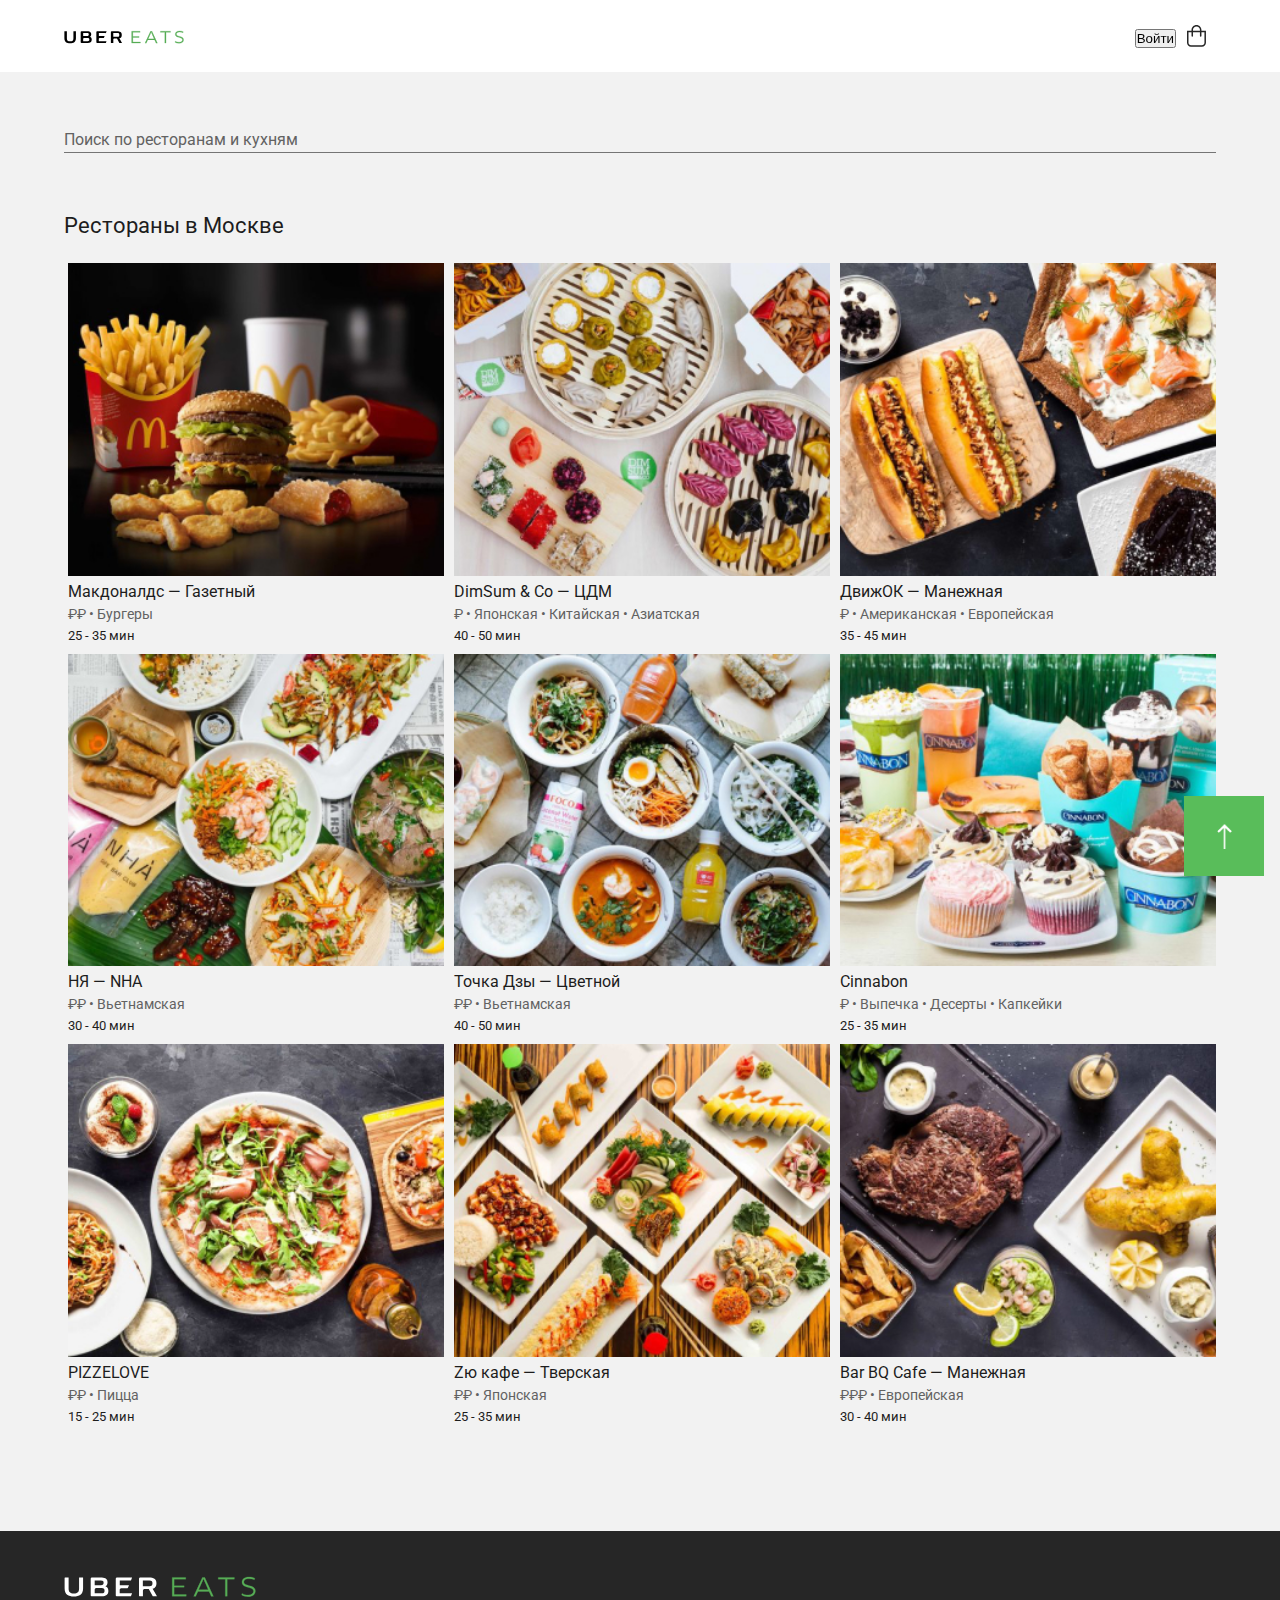
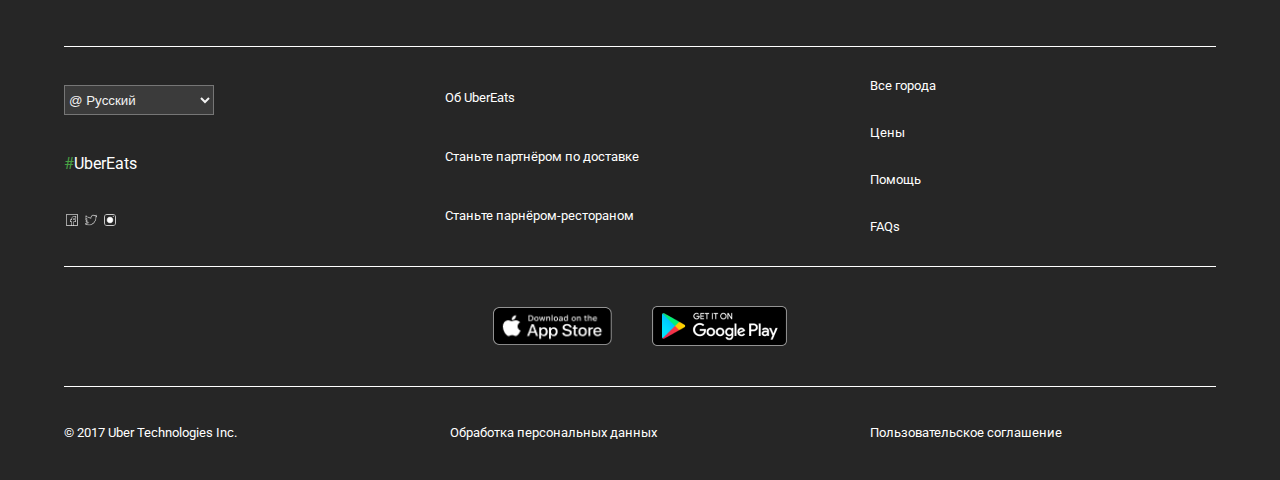
<file: index.html>
<!DOCTYPE html>
<html lang="en">
  <head>
    <meta charset="UTF-8" />
    <meta http-equiv="X-UA-Compatible" content="IE=edge" />
    <meta name="viewport" content="width=device-width, initial-scale=1.0" />
    <link rel="stylesheet" href="/css/styles.css" />
    <title>Restaraunt</title>
    <link rel="preconnect" href="https://fonts.googleapis.com" />
    <link rel="preconnect" href="https://fonts.gstatic.com" crossorigin />
  </head>
  <body>
    <div class="blok">
      <div class="blok__row"></div>
      <div class="blok__header">
        <div class="blok__container">
          <div class="container__row">
            <div class="head__link1">
              <a href="home.html"
                ><svg
                  width="120"
                  height="14"
                  viewBox="0 0 120 14"
                  fill="none"
                  xmlns="http://www.w3.org/2000/svg"
                >
                  <g id="logo">
                    <g id="XMLID_234_">
                      <path
                        id="XMLID_243_"
                        d="M9.42307 1.52885V8.16346C9.42307 10.375 8.46154 11.2885 6.15384 11.2885C3.84615 11.2885 2.88461 10.375 2.88461 8.16346V1.24039H0.673075C0.528844 1.24039 0.384613 1.38462 0.384613 1.52885V8.25962C0.384613 11.9615 2.74038 13.2596 6.15384 13.2596C9.56731 13.2596 11.9231 11.9615 11.9231 8.25962V1.24039H9.71154C9.56731 1.24039 9.42307 1.33654 9.42307 1.52885V1.52885Z"
                        fill="black"
                      />
                      <path
                        id="XMLID_242_"
                        d="M41.5865 3.16346C41.7789 3.16346 41.875 3.11539 41.9231 2.97116L42.5481 1.38462C42.5962 1.28846 42.5481 1.24039 42.4519 1.24039H33.5096C32.6923 1.24039 32.3558 1.48077 32.3558 2.05769V12.3462C32.3558 12.8269 32.5962 13.0673 33.2212 13.0673H41.5385C41.7308 13.0673 41.8269 13.0192 41.875 12.875L42.5 11.2885C42.5481 11.1923 42.5 11.1442 42.4039 11.1442H34.8077V9.02885C34.8077 8.30769 35.1923 7.97116 36.2981 7.97116H39.6154C39.8077 7.97116 39.9039 7.92308 39.9519 7.77885L40.5769 6.24039C40.625 6.14423 40.5769 6.09616 40.4808 6.09616H34.8558V3.11539H41.5865V3.16346Z"
                        fill="black"
                      />
                      <path
                        id="XMLID_238_"
                        fill-rule="evenodd"
                        clip-rule="evenodd"
                        d="M25.8654 6.81731C26.8269 6.28846 27.2115 5.375 27.2115 4.22116C27.2115 1.625 25.0961 1.24039 22.8846 1.24039H17.8365C17.0192 1.24039 16.6827 1.48077 16.6827 2.05769V12.3462C16.6827 12.8269 16.9231 13.0673 17.5481 13.0673H23.75C26.1058 13.0673 27.7404 12.1538 27.7404 9.79808C27.7884 8.35577 27.2115 7.15385 25.8654 6.81731ZM19.1827 3.11539H23.0769C24.375 3.11539 24.7596 3.59616 24.7596 4.60577C24.7596 5.61539 24.375 6.09616 23.0769 6.09616H19.1827V3.11539ZM19.1827 11.1442H23.5577C24.9519 11.1442 25.3365 10.6635 25.3365 9.5577C25.3365 8.45193 24.9519 7.92308 23.5577 7.92308H20.6731C19.5673 7.92308 19.1827 8.25962 19.1827 8.98077V11.1442Z"
                        fill="black"
                      />
                      <path
                        id="XMLID_235_"
                        fill-rule="evenodd"
                        clip-rule="evenodd"
                        d="M55.3846 8.30769L58.0288 12.875C58.0769 12.9231 58.0769 13.0673 57.9808 13.0673H55.7212C55.5288 13.0673 55.4808 13.0192 55.3846 12.875L52.9808 8.54808H50.8173C49.7115 8.54808 49.3269 8.88462 49.3269 9.60577V13.0673H47.1635C47.0192 13.0673 46.875 12.9231 46.875 12.7788V2.05769C46.875 1.48077 47.2115 1.24039 48.0288 1.24039H53.0769C56.0096 1.24039 57.7885 2.00962 57.7885 4.89423C57.7885 7.10577 56.6827 7.97116 55.3846 8.30769ZM49.2788 6.72116H53.4135C54.9519 6.72116 55.2885 6.14423 55.2885 4.89423C55.2885 3.69231 54.9519 3.11539 53.4135 3.11539H49.2788V6.72116Z"
                        fill="black"
                      />
                    </g>
                    <g id="XMLID_224_">
                      <path
                        id="XMLID_232_"
                        d="M76.4423 12.0096L76.3942 13.0673H67.6442V1.24039H76.0577L76.1058 2.34616H68.8461V6.43269H75.0961V7.39423H68.8461V12.0096H76.4423V12.0096Z"
                        fill="#57AD56"
                        stroke="#57AD56"
                        stroke-width="0.25"
                      />
                      <g id="XMLID_229_">
                        <path
                          fill-rule="evenodd"
                          clip-rule="evenodd"
                          d="M83.7019 9.99039H90.6731L92.0192 13.0673H93.3654L87.9327 1.24039H86.5384L81.0577 13.0673H82.3558L83.7019 9.99039ZM84.1346 8.98077L86.6827 3.25962L87.1634 2.05769H87.2115L87.6923 3.25962L90.1923 8.98077H84.1346Z"
                          fill="#57AD56"
                        />
                        <path
                          d="M90.6731 9.99039L90.7876 9.94028L90.7548 9.86539H90.6731V9.99039ZM83.7019 9.99039V9.86539H83.6202L83.5874 9.94028L83.7019 9.99039ZM92.0192 13.0673L91.9047 13.1174L91.9375 13.1923H92.0192V13.0673ZM93.3654 13.0673V13.1923H93.5603L93.4789 13.0151L93.3654 13.0673ZM87.9327 1.24039L88.0463 1.18821L88.0128 1.11539H87.9327V1.24039ZM86.5385 1.24039V1.11539H86.4586L86.425 1.18783L86.5385 1.24039ZM81.0577 13.0673L80.9443 13.0148L80.862 13.1923H81.0577V13.0673ZM82.3557 13.0673V13.1923H82.4375L82.4703 13.1174L82.3557 13.0673ZM86.6827 3.25964L86.7969 3.31054L86.7987 3.30607L86.6827 3.25964ZM84.1346 8.98077L84.0204 8.92992L83.9421 9.10577H84.1346V8.98077ZM87.1635 2.05771V1.93271H87.0788L87.0474 2.01128L87.1635 2.05771ZM87.2115 2.05771L87.3276 2.01129L87.2962 1.93271H87.2115V2.05771ZM87.6923 3.25964L87.5762 3.30609L87.5777 3.3097L87.6923 3.25964ZM90.1923 8.98077V9.10577H90.3833L90.3068 8.93072L90.1923 8.98077ZM90.6731 9.86539H83.7019V10.1154H90.6731V9.86539ZM92.1337 13.0172L90.7876 9.94028L90.5585 10.0405L91.9047 13.1174L92.1337 13.0172ZM93.3654 12.9423H92.0192V13.1923H93.3654V12.9423ZM87.8191 1.29256L93.2518 13.1195L93.4789 13.0151L88.0463 1.18821L87.8191 1.29256ZM86.5385 1.36539H87.9327V1.11539H86.5385V1.36539ZM81.1711 13.1199L86.6519 1.29294L86.425 1.18783L80.9443 13.0148L81.1711 13.1199ZM82.3557 12.9423H81.0577V13.1923H82.3557V12.9423ZM83.5874 9.94028L82.2412 13.0172L82.4703 13.1174L83.8164 10.0405L83.5874 9.94028ZM86.5685 3.20879L84.0204 8.92992L84.2488 9.03163L86.7969 3.3105L86.5685 3.20879ZM87.0474 2.01128L86.5666 3.21322L86.7987 3.30607L87.2795 2.10413L87.0474 2.01128ZM87.2115 1.93271H87.1635V2.18271H87.2115V1.93271ZM87.8084 3.21322L87.3276 2.01129L87.0955 2.10413L87.5762 3.30606L87.8084 3.21322ZM90.3068 8.93072L87.8068 3.20959L87.5777 3.3097L90.0777 9.03083L90.3068 8.93072ZM84.1346 9.10577H90.1923V8.85577H84.1346V9.10577Z"
                          fill="#57AD56"
                        />
                      </g>
                      <path
                        id="XMLID_227_"
                        d="M102.019 2.34616V13.0673H100.817V2.34616H96.3942L96.4423 1.24039H106.49V2.34616H102.019V2.34616Z"
                        fill="#57AD56"
                        stroke="#57AD56"
                        stroke-width="0.25"
                      />
                      <path
                        id="XMLID_225_"
                        d="M115.048 13.3077C113.413 13.3077 112.115 12.9231 111.058 12.2981L111.25 11.2404C112.356 11.8654 113.606 12.25 115.096 12.25C117.308 12.25 118.462 11.2404 118.462 9.79808C118.462 6.67308 111.25 8.30769 111.25 4.26923C111.25 2.53846 112.548 1 115.577 1C116.971 1 118.221 1.24038 119.231 1.72115L119.038 2.73077C117.933 2.29808 116.875 2.05769 115.625 2.05769C113.269 2.05769 112.404 3.11538 112.404 4.17308C112.404 7.15385 119.615 5.47115 119.615 9.70192C119.567 11.8173 118.029 13.3077 115.048 13.3077V13.3077Z"
                        fill="#57AD56"
                        stroke="#57AD56"
                        stroke-width="0.25"
                      />
                    </g>
                  </g>
                </svg>
              </a>
            </div>
            <div class="head__link">
              <button>Войти</button>
            </div>
            <div class="head__link head__link_img">
              <a href="#"
                ><svg
                  width="40"
                  height="72"
                  viewBox="0 0 40 72"
                  fill="none"
                  xmlns="http://www.w3.org/2000/svg"
                >
                  <path
                    fill-rule="evenodd"
                    clip-rule="evenodd"
                    d="M29.9474 30.8588H11V42.6482C11 44.8574 12.7909 46.6482 15 46.6482H25.9474C28.1565 46.6482 29.9474 44.8574 29.9474 42.6482V30.8588ZM15 45.1482C13.6193 45.1482 12.5 44.0289 12.5 42.6482V32.3588H28.4474V42.6482C28.4474 44.0289 27.3281 45.1482 25.9474 45.1482H15Z"
                    fill="#262626"
                  />
                  <path
                    d="M17.0132 36.06V29.8681C17.0132 27.9569 18.5625 26.4075 20.4737 26.4075C22.3849 26.4075 23.9342 27.9569 23.9342 29.8681V36.06C23.9342 36.4742 24.27 36.81 24.6842 36.81C25.0984 36.81 25.4342 36.4742 25.4342 36.06V29.8681C25.4342 27.1284 23.2133 24.9075 20.4737 24.9075C17.7341 24.9075 15.5132 27.1284 15.5132 29.8681V36.06C15.5132 36.4742 15.8489 36.81 16.2632 36.81C16.6774 36.81 17.0132 36.4742 17.0132 36.06Z"
                    fill="#262626"
                  />
                </svg>
              </a>
            </div>
          </div>
        </div>
      </div>
      <div class="blok__main">
        <div class="blok__container">
          <div class="main__text">Поиск по ресторанам и кухням</div>
          <div class="main__text2">Рестораны в Москве</div>
          <div class="main__img">
            <div class="main__container">
              <div class="container__img">
                <a href="restaran.html">
                  <img src="img/img_1/photo_1.jpg" alt="" />
                </a>
                <div class="main__img__text">Макдоналдс — Газетный</div>
                <div class="main__img__text2">₽₽ • Бургеры</div>
                <div class="main__img__text3">25 - 35 мин</div>
              </div>
              <div class="container__img">
                <a href="restaran.html">
                  <img src="img/img_1/photo_2.jpg" alt="" />
                </a>
                <div class="main__img__text">DimSum & Co — ЦДМ</div>
                <div class="main__img__text2">
                  ₽ • Японская • Китайская • Азиатская
                </div>
                <div class="main__img__text3">40 - 50 мин</div>
              </div>
              <div class="container__img">
                <a href="restaran.html">
                  <img src="img/img_1/photo_3.jpg" alt="" />
                </a>
                <div class="main__img__text">ДвижОК — Манежная</div>
                <div class="main__img__text2">
                  ₽ • Американская • Европейская
                </div>
                <div class="main__img__text3">35 - 45 мин</div>
              </div>
              <div class="container__img">
                <a href="restaran.html">
                  <img src="img/img_1/photo_4.jpg" alt="" />
                </a>
                <div class="main__img__text">НЯ — NHA</div>
                <div class="main__img__text2">₽₽ • Вьетнамская</div>
                <div class="main__img__text3">30 - 40 мин</div>
              </div>
              <div class="container__img">
                <a href="restaran.html">
                  <img src="img/img_1/photo_5.jpg" alt="" />
                </a>
                <div class="main__img__text">Точка Дзы — Цветной</div>
                <div class="main__img__text2">₽₽ • Вьетнамская</div>
                <div class="main__img__text3">40 - 50 мин</div>
              </div>
              <div class="container__img">
                <a href="restaran.html">
                  <img src="img/img_1/photo_6.jpg" alt="" />
                </a>
                <div class="main__img__text">Cinnabon</div>
                <div class="main__img__text2">
                  ₽ • Выпечка • Десерты • Капкейки
                </div>
                <div class="main__img__text3">25 - 35 мин</div>
              </div>
              <div class="container__img">
                <a href="restaran.html">
                  <img src="img/img_1/photo_7.jpg" alt=""
                /></a>
                <div class="main__img__text">PIZZELOVE</div>
                <div class="main__img__text2">₽₽ • Пицца</div>
                <div class="main__img__text3">15 - 25 мин</div>
              </div>
              <div class="container__img">
                <a href="restaran.html">
                  <img src="img/img_1/photo_8.jpg" alt="" />
                </a>
                <div class="main__img__text">Zю кафе — Тверская</div>
                <div class="main__img__text2">₽₽ • Японская</div>
                <div class="main__img__text3">25 - 35 мин</div>
              </div>
              <div class="container__img">
                <a href="restaran.html">
                  <img src="img/img_1/photo_9.jpg" alt="" />
                </a>
                <div class="main__img__text">Bar BQ Cafe — Манежная</div>
                <div class="main__img__text2">₽₽₽ • Европейская</div>
                <div class="main__img__text3">30 - 40 мин</div>
              </div>
            </div>
          </div>
        </div>
      </div>
      <div class="blok__footer">
        <div class="blok__container">
          <div class="footer__items">
            <div class="items__logo">
              <svg
                width="192"
                height="21"
                viewBox="0 0 192 21"
                fill="none"
                xmlns="http://www.w3.org/2000/svg"
              >
                <g id="white-logo">
                  <g id="XMLID_234_">
                    <path
                      id="XMLID_243_"
                      d="M15.0769 1.84618V12.4616C15.0769 16 13.5385 17.4616 9.84616 17.4616C6.15385 17.4616 4.61539 16 4.61539 12.4616V1.38464H1.07693C0.846156 1.38464 0.615387 1.61541 0.615387 1.84618V12.6154C0.615387 18.5385 4.38462 20.6154 9.84616 20.6154C15.3077 20.6154 19.0769 18.5385 19.0769 12.6154V1.38464H15.5385C15.3077 1.38464 15.0769 1.53849 15.0769 1.84618Z"
                      fill="white"
                    />
                    <path
                      id="XMLID_242_"
                      d="M66.5385 4.46157C66.8461 4.46157 67 4.38464 67.0769 4.15387L68.0769 1.61541C68.1538 1.46157 68.0769 1.38464 67.9231 1.38464H53.6154C52.3077 1.38464 51.7692 1.76926 51.7692 2.69234V19.1539C51.7692 19.9231 52.1538 20.3077 53.1538 20.3077H66.4615C66.7692 20.3077 66.9231 20.2308 67 20L68 17.4616C68.0769 17.3077 68 17.2308 67.8461 17.2308H55.6923V13.8462C55.6923 12.6923 56.3077 12.1539 58.0769 12.1539H63.3846C63.6923 12.1539 63.8461 12.077 63.9231 11.8462L64.9231 9.38464C65 9.2308 64.9231 9.15387 64.7692 9.15387H55.7692V4.38464H66.5385V4.46157Z"
                      fill="white"
                    />
                    <path
                      id="XMLID_238_"
                      fill-rule="evenodd"
                      clip-rule="evenodd"
                      d="M41.3846 10.3077C42.9231 9.46155 43.5385 8 43.5385 6.15393C43.5385 2 40.1539 1.38464 36.6154 1.38464H28.5385C27.2308 1.38464 26.6923 1.76929 26.6923 2.69238V19.1539C26.6923 19.9231 27.0769 20.3077 28.0769 20.3077H38C41.7693 20.3077 44.3846 18.8462 44.3846 15.0769C44.4615 12.7693 43.5385 10.8462 41.3846 10.3077ZM30.6923 4.38464H36.9231C39 4.38464 39.6154 5.15393 39.6154 6.76929C39.6154 8.38464 39 9.15393 36.9231 9.15393H30.6923V4.38464ZM30.6923 17.2307H37.6923C39.9231 17.2307 40.5385 16.4615 40.5385 14.6923C40.5385 12.9231 39.9231 12.0769 37.6923 12.0769H33.0769C31.3077 12.0769 30.6923 12.6154 30.6923 13.7692V17.2307Z"
                      fill="white"
                    />
                    <path
                      id="XMLID_235_"
                      fill-rule="evenodd"
                      clip-rule="evenodd"
                      d="M88.6154 12.6924L92.8462 20C92.9231 20.0769 92.9231 20.3077 92.7692 20.3077H89.1538C88.8462 20.3077 88.7692 20.2308 88.6154 20L84.7692 13.0769H81.3077C79.5385 13.0769 78.9231 13.6154 78.9231 14.7693V20.3077H75.4615C75.2308 20.3077 75 20.0769 75 19.8462V2.69238C75 1.76929 75.5385 1.38464 76.8462 1.38464H84.9231C89.6154 1.38464 92.4615 2.61536 92.4615 7.23083C92.4615 10.7693 90.6923 12.1539 88.6154 12.6924ZM78.8462 10.1539H85.4615C87.9231 10.1539 88.4615 9.23083 88.4615 7.23083C88.4615 5.30774 87.9231 4.38464 85.4615 4.38464H78.8462V10.1539Z"
                      fill="white"
                    />
                  </g>
                  <g id="XMLID_224_">
                    <path
                      id="XMLID_232_"
                      d="M122.308 18.6154L122.231 20.3077H108.231V1.38464H121.692L121.769 3.15387H110.154V9.69234H120.154V11.2308H110.154V18.6154H122.308Z"
                      fill="#57AD56"
                      stroke="#57AD56"
                      stroke-width="0.25"
                    />
                    <g id="XMLID_229_">
                      <path
                        fill-rule="evenodd"
                        clip-rule="evenodd"
                        d="M133.923 15.3846H145.077L147.231 20.3077H149.385L140.692 1.38464H138.462L129.692 20.3077H131.769L133.923 15.3846ZM134.615 13.7693L138.692 4.61548L139.462 2.69238H139.538L140.308 4.61548L144.308 13.7693H134.615Z"
                        fill="#57AD56"
                      />
                      <path
                        d="M145.077 15.3846L145.191 15.3345L145.159 15.2596H145.077V15.3846ZM133.923 15.3846V15.2596H133.841L133.809 15.3345L133.923 15.3846ZM147.231 20.3077L147.116 20.3578L147.149 20.4327H147.231V20.3077ZM149.385 20.3077V20.4327H149.58L149.498 20.2556L149.385 20.3077ZM140.692 1.38464L140.806 1.33247L140.772 1.25964H140.692V1.38464ZM138.462 1.38464V1.25964H138.382L138.348 1.33209L138.462 1.38464ZM129.692 20.3077L129.579 20.2552L129.497 20.4327H129.692V20.3077ZM131.769 20.3077V20.4327H131.851L131.884 20.3578L131.769 20.3077ZM138.692 4.61548L138.807 4.66637L138.808 4.6619L138.692 4.61548ZM134.615 13.7693L134.501 13.7184L134.423 13.8943H134.615V13.7693ZM139.462 2.69238V2.56738H139.377L139.345 2.64596L139.462 2.69238ZM139.538 2.69238L139.655 2.64596L139.623 2.56738H139.538V2.69238ZM140.308 4.61548L140.192 4.66193L140.193 4.66553L140.308 4.61548ZM144.308 13.7693V13.8943H144.499L144.422 13.7192L144.308 13.7693ZM145.077 15.2596H133.923V15.5096H145.077V15.2596ZM147.345 20.2576L145.191 15.3345L144.962 15.4347L147.116 20.3578L147.345 20.2576ZM149.385 20.1827H147.231V20.4327H149.385V20.1827ZM140.579 1.43682L149.271 20.3599L149.498 20.2556L140.806 1.33247L140.579 1.43682ZM138.462 1.50964H140.692V1.25964H138.462V1.50964ZM129.806 20.3603L138.575 1.4372L138.348 1.33209L129.579 20.2552L129.806 20.3603ZM131.769 20.1827H129.692V20.4327H131.769V20.1827ZM133.809 15.3345L131.655 20.2576L131.884 20.3578L134.038 15.4347L133.809 15.3345ZM138.578 4.56462L134.501 13.7184L134.73 13.8201L138.807 4.66634L138.578 4.56462ZM139.345 2.64596L138.576 4.56906L138.808 4.6619L139.578 2.73881L139.345 2.64596ZM139.538 2.56738H139.462V2.81738H139.538V2.56738ZM140.424 4.56905L139.655 2.64596L139.422 2.73881L140.192 4.6619L140.424 4.56905ZM144.422 13.7192L140.422 4.56543L140.193 4.66553L144.193 13.8193L144.422 13.7192ZM134.615 13.8943H144.308V13.6443H134.615V13.8943Z"
                        fill="#57AD56"
                      />
                    </g>
                    <path
                      id="XMLID_227_"
                      d="M163.231 3.15387V20.3077H161.308V3.15387H154.231L154.308 1.38464H170.385V3.15387H163.231Z"
                      fill="#57AD56"
                      stroke="#57AD56"
                      stroke-width="0.25"
                    />
                    <path
                      id="XMLID_225_"
                      d="M184.077 20.6923C181.462 20.6923 179.385 20.0769 177.692 19.0769L178 17.3846C179.769 18.3846 181.769 19 184.154 19C187.692 19 189.538 17.3846 189.538 15.0769C189.538 10.0769 178 12.6923 178 6.23077C178 3.46154 180.077 1 184.923 1C187.154 1 189.154 1.38462 190.769 2.15385L190.462 3.76923C188.692 3.07692 187 2.69231 185 2.69231C181.231 2.69231 179.846 4.38462 179.846 6.07692C179.846 10.8462 191.385 8.15385 191.385 14.9231C191.308 18.3077 188.846 20.6923 184.077 20.6923Z"
                      fill="#57AD56"
                      stroke="#57AD56"
                      stroke-width="0.25"
                    />
                  </g>
                </g>
              </svg>
            </div>
          </div>
          <div class="footer__items2">
            <div class="items2__row">
              <div class="items2__column">
                <div class="items__img">
                  <select name="" id="">
                    <option value="">@ Русский</option>
                    <option value="">@ English</option>
                  </select>
                </div>
                <div class="column__text column__text_uber">
                  <span>#</span>UberEats
                </div>
                <div class="column__text">
                  <img src="img/img_1/facebook.png" alt="" />
                  <img src="img/img_1/twitter.png" alt="" />
                  <img src="img/img_1/instagram.png" alt="" />
                </div>
              </div>
              <div class="items2__column">
                <div class="column__text">Об UberEats</div>
                <div class="column__text">Станьте партнёром по доставке</div>
                <div class="column__text">Станьте парнёром-рестораном</div>
              </div>
              <div class="items2__column">
                <div class="column__text">Все города</div>
                <div class="column__text">Цены</div>
                <div class="column__text">Помощь</div>
                <div class="column__text">FAQs</div>
              </div>
            </div>
          </div>
          <div class="footer__items3">
            <div class="items3__row">
              <div class="column__img__1">
                <img src="img/img_1/img9.png" alt="" />
              </div>
              <div class="column__img__2">
                <img src="img/img_1/img10.png" alt="" />
              </div>
            </div>
          </div>
          <div class="footer__items4">
            <div class="items4__text">
              <div class="column__text">© 2017 Uber Technologies Inc.</div>
              <div class="column__text">Обработка персональных данных</div>
              <div class="column__text">Пользовательское соглашение</div>
            </div>
            <div class="footer__back">
              <a href="home.html">
                <img
                  src="img/img_1/Shape.png
                  "
                  alt=""
                />
              </a>
            </div>
          </div>
        </div>
      </div>
    </div>
  </body>
</html>
</file>
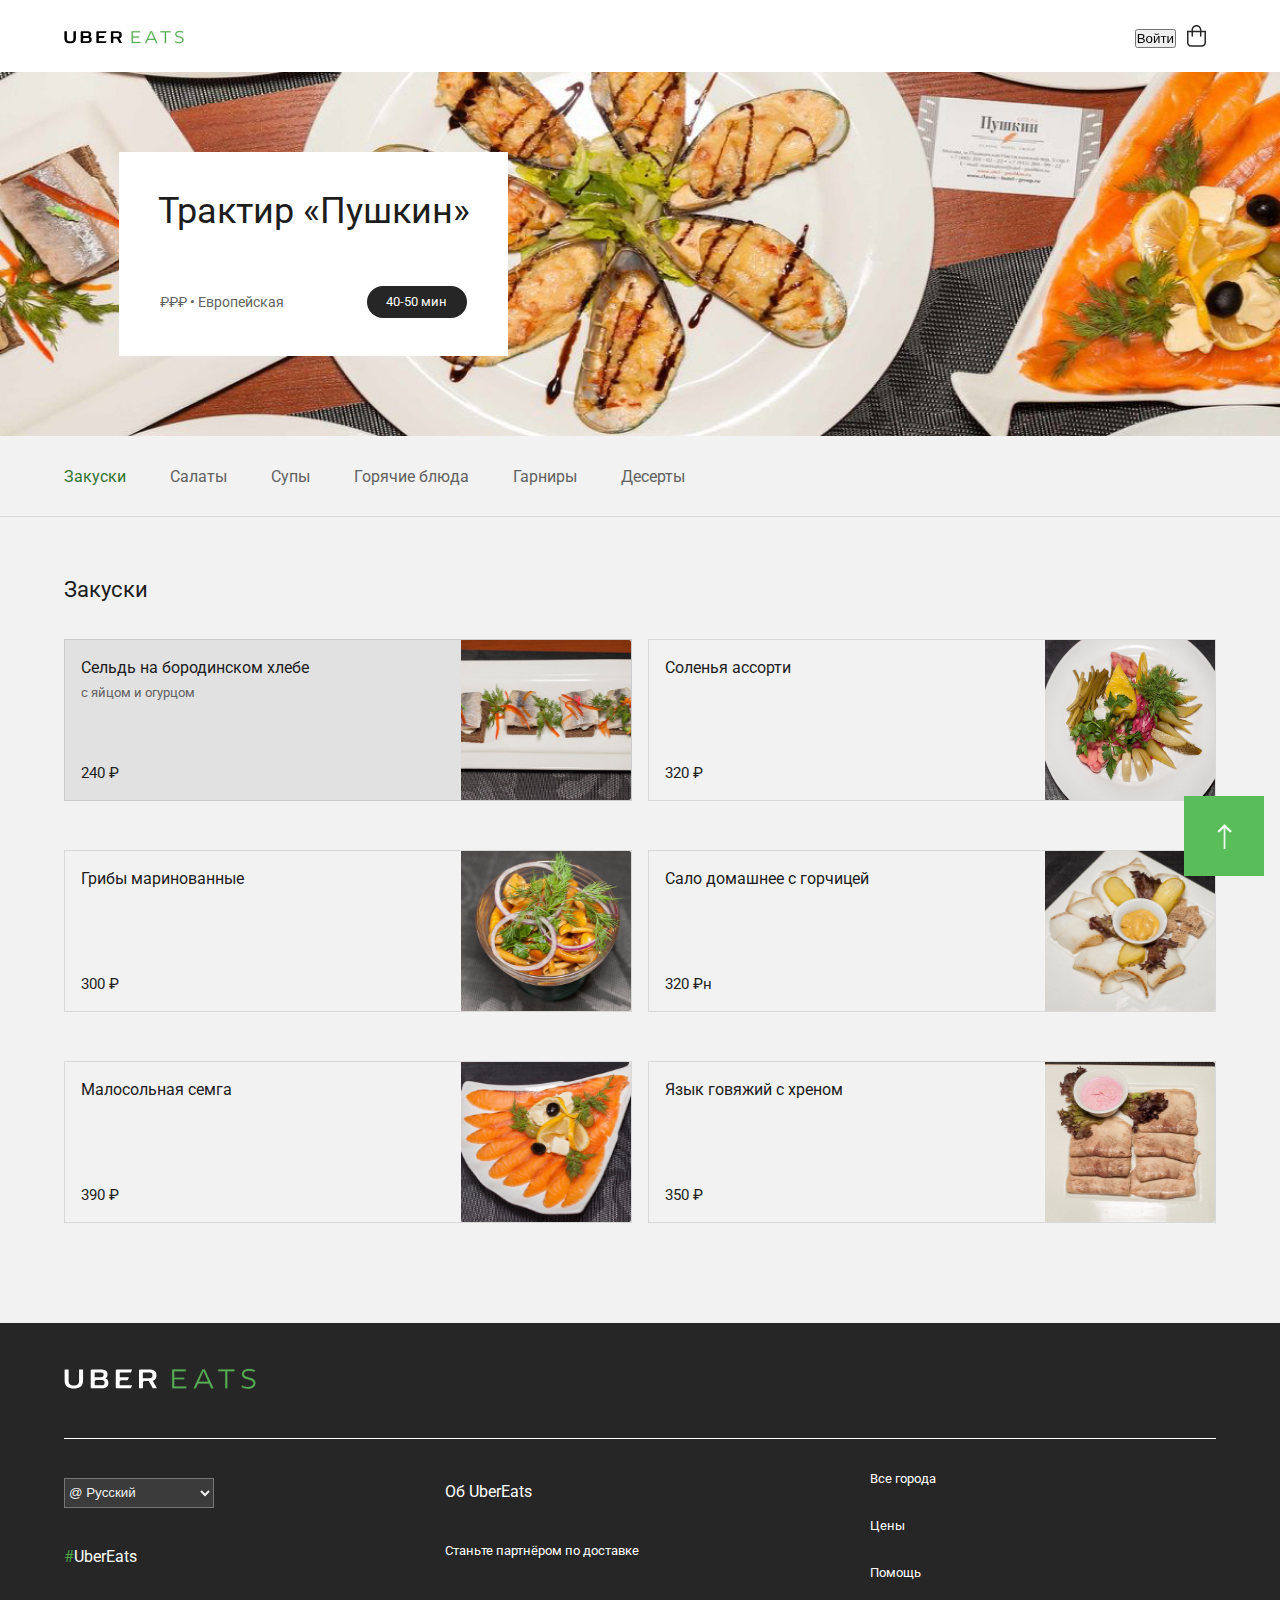
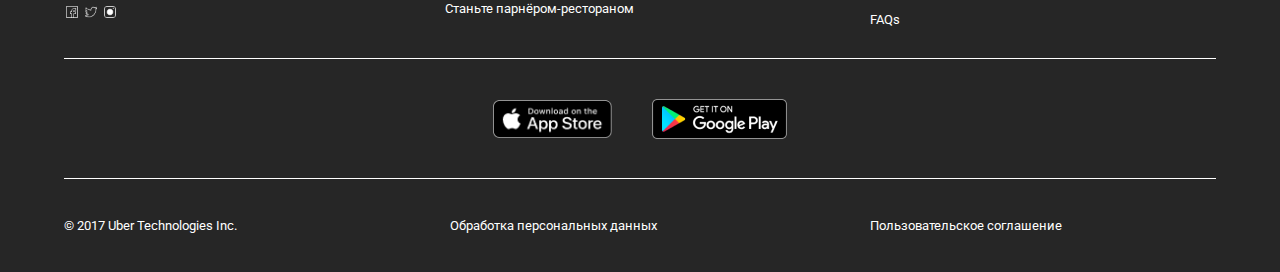
<file: restaran.html>
<!DOCTYPE html>
<html lang="en">
  <head>
    <meta charset="UTF-8" />
    <meta http-equiv="X-UA-Compatible" content="IE=edge" />
    <meta name="viewport" content="width=device-width, initial-scale=1.0" />
    <link rel="stylesheet" href="/css/styles.css" />
    <title>Restaraunt</title>
    <link rel="preconnect" href="https://fonts.googleapis.com" />
    <link rel="preconnect" href="https://fonts.gstatic.com" crossorigin />
  </head>
  <body>
    <div class="blok">
      <div class="blok__row">
        <div class="blok__header">
          <div class="blok__container">
            <div class="container__row">
              <div class="head__link1">
                <a href="home.html"
                  ><svg
                    width="120"
                    height="14"
                    viewBox="0 0 120 14"
                    fill="none"
                    xmlns="http://www.w3.org/2000/svg"
                  >
                    <g id="logo">
                      <g id="XMLID_234_">
                        <path
                          id="XMLID_243_"
                          d="M9.42307 1.52885V8.16346C9.42307 10.375 8.46154 11.2885 6.15384 11.2885C3.84615 11.2885 2.88461 10.375 2.88461 8.16346V1.24039H0.673075C0.528844 1.24039 0.384613 1.38462 0.384613 1.52885V8.25962C0.384613 11.9615 2.74038 13.2596 6.15384 13.2596C9.56731 13.2596 11.9231 11.9615 11.9231 8.25962V1.24039H9.71154C9.56731 1.24039 9.42307 1.33654 9.42307 1.52885V1.52885Z"
                          fill="black"
                        />
                        <path
                          id="XMLID_242_"
                          d="M41.5865 3.16346C41.7789 3.16346 41.875 3.11539 41.9231 2.97116L42.5481 1.38462C42.5962 1.28846 42.5481 1.24039 42.4519 1.24039H33.5096C32.6923 1.24039 32.3558 1.48077 32.3558 2.05769V12.3462C32.3558 12.8269 32.5962 13.0673 33.2212 13.0673H41.5385C41.7308 13.0673 41.8269 13.0192 41.875 12.875L42.5 11.2885C42.5481 11.1923 42.5 11.1442 42.4039 11.1442H34.8077V9.02885C34.8077 8.30769 35.1923 7.97116 36.2981 7.97116H39.6154C39.8077 7.97116 39.9039 7.92308 39.9519 7.77885L40.5769 6.24039C40.625 6.14423 40.5769 6.09616 40.4808 6.09616H34.8558V3.11539H41.5865V3.16346Z"
                          fill="black"
                        />
                        <path
                          id="XMLID_238_"
                          fill-rule="evenodd"
                          clip-rule="evenodd"
                          d="M25.8654 6.81731C26.8269 6.28846 27.2115 5.375 27.2115 4.22116C27.2115 1.625 25.0961 1.24039 22.8846 1.24039H17.8365C17.0192 1.24039 16.6827 1.48077 16.6827 2.05769V12.3462C16.6827 12.8269 16.9231 13.0673 17.5481 13.0673H23.75C26.1058 13.0673 27.7404 12.1538 27.7404 9.79808C27.7884 8.35577 27.2115 7.15385 25.8654 6.81731ZM19.1827 3.11539H23.0769C24.375 3.11539 24.7596 3.59616 24.7596 4.60577C24.7596 5.61539 24.375 6.09616 23.0769 6.09616H19.1827V3.11539ZM19.1827 11.1442H23.5577C24.9519 11.1442 25.3365 10.6635 25.3365 9.5577C25.3365 8.45193 24.9519 7.92308 23.5577 7.92308H20.6731C19.5673 7.92308 19.1827 8.25962 19.1827 8.98077V11.1442Z"
                          fill="black"
                        />
                        <path
                          id="XMLID_235_"
                          fill-rule="evenodd"
                          clip-rule="evenodd"
                          d="M55.3846 8.30769L58.0288 12.875C58.0769 12.9231 58.0769 13.0673 57.9808 13.0673H55.7212C55.5288 13.0673 55.4808 13.0192 55.3846 12.875L52.9808 8.54808H50.8173C49.7115 8.54808 49.3269 8.88462 49.3269 9.60577V13.0673H47.1635C47.0192 13.0673 46.875 12.9231 46.875 12.7788V2.05769C46.875 1.48077 47.2115 1.24039 48.0288 1.24039H53.0769C56.0096 1.24039 57.7885 2.00962 57.7885 4.89423C57.7885 7.10577 56.6827 7.97116 55.3846 8.30769ZM49.2788 6.72116H53.4135C54.9519 6.72116 55.2885 6.14423 55.2885 4.89423C55.2885 3.69231 54.9519 3.11539 53.4135 3.11539H49.2788V6.72116Z"
                          fill="black"
                        />
                      </g>
                      <g id="XMLID_224_">
                        <path
                          id="XMLID_232_"
                          d="M76.4423 12.0096L76.3942 13.0673H67.6442V1.24039H76.0577L76.1058 2.34616H68.8461V6.43269H75.0961V7.39423H68.8461V12.0096H76.4423V12.0096Z"
                          fill="#57AD56"
                          stroke="#57AD56"
                          stroke-width="0.25"
                        />
                        <g id="XMLID_229_">
                          <path
                            fill-rule="evenodd"
                            clip-rule="evenodd"
                            d="M83.7019 9.99039H90.6731L92.0192 13.0673H93.3654L87.9327 1.24039H86.5384L81.0577 13.0673H82.3558L83.7019 9.99039ZM84.1346 8.98077L86.6827 3.25962L87.1634 2.05769H87.2115L87.6923 3.25962L90.1923 8.98077H84.1346Z"
                            fill="#57AD56"
                          />
                          <path
                            d="M90.6731 9.99039L90.7876 9.94028L90.7548 9.86539H90.6731V9.99039ZM83.7019 9.99039V9.86539H83.6202L83.5874 9.94028L83.7019 9.99039ZM92.0192 13.0673L91.9047 13.1174L91.9375 13.1923H92.0192V13.0673ZM93.3654 13.0673V13.1923H93.5603L93.4789 13.0151L93.3654 13.0673ZM87.9327 1.24039L88.0463 1.18821L88.0128 1.11539H87.9327V1.24039ZM86.5385 1.24039V1.11539H86.4586L86.425 1.18783L86.5385 1.24039ZM81.0577 13.0673L80.9443 13.0148L80.862 13.1923H81.0577V13.0673ZM82.3557 13.0673V13.1923H82.4375L82.4703 13.1174L82.3557 13.0673ZM86.6827 3.25964L86.7969 3.31054L86.7987 3.30607L86.6827 3.25964ZM84.1346 8.98077L84.0204 8.92992L83.9421 9.10577H84.1346V8.98077ZM87.1635 2.05771V1.93271H87.0788L87.0474 2.01128L87.1635 2.05771ZM87.2115 2.05771L87.3276 2.01129L87.2962 1.93271H87.2115V2.05771ZM87.6923 3.25964L87.5762 3.30609L87.5777 3.3097L87.6923 3.25964ZM90.1923 8.98077V9.10577H90.3833L90.3068 8.93072L90.1923 8.98077ZM90.6731 9.86539H83.7019V10.1154H90.6731V9.86539ZM92.1337 13.0172L90.7876 9.94028L90.5585 10.0405L91.9047 13.1174L92.1337 13.0172ZM93.3654 12.9423H92.0192V13.1923H93.3654V12.9423ZM87.8191 1.29256L93.2518 13.1195L93.4789 13.0151L88.0463 1.18821L87.8191 1.29256ZM86.5385 1.36539H87.9327V1.11539H86.5385V1.36539ZM81.1711 13.1199L86.6519 1.29294L86.425 1.18783L80.9443 13.0148L81.1711 13.1199ZM82.3557 12.9423H81.0577V13.1923H82.3557V12.9423ZM83.5874 9.94028L82.2412 13.0172L82.4703 13.1174L83.8164 10.0405L83.5874 9.94028ZM86.5685 3.20879L84.0204 8.92992L84.2488 9.03163L86.7969 3.3105L86.5685 3.20879ZM87.0474 2.01128L86.5666 3.21322L86.7987 3.30607L87.2795 2.10413L87.0474 2.01128ZM87.2115 1.93271H87.1635V2.18271H87.2115V1.93271ZM87.8084 3.21322L87.3276 2.01129L87.0955 2.10413L87.5762 3.30606L87.8084 3.21322ZM90.3068 8.93072L87.8068 3.20959L87.5777 3.3097L90.0777 9.03083L90.3068 8.93072ZM84.1346 9.10577H90.1923V8.85577H84.1346V9.10577Z"
                            fill="#57AD56"
                          />
                        </g>
                        <path
                          id="XMLID_227_"
                          d="M102.019 2.34616V13.0673H100.817V2.34616H96.3942L96.4423 1.24039H106.49V2.34616H102.019V2.34616Z"
                          fill="#57AD56"
                          stroke="#57AD56"
                          stroke-width="0.25"
                        />
                        <path
                          id="XMLID_225_"
                          d="M115.048 13.3077C113.413 13.3077 112.115 12.9231 111.058 12.2981L111.25 11.2404C112.356 11.8654 113.606 12.25 115.096 12.25C117.308 12.25 118.462 11.2404 118.462 9.79808C118.462 6.67308 111.25 8.30769 111.25 4.26923C111.25 2.53846 112.548 1 115.577 1C116.971 1 118.221 1.24038 119.231 1.72115L119.038 2.73077C117.933 2.29808 116.875 2.05769 115.625 2.05769C113.269 2.05769 112.404 3.11538 112.404 4.17308C112.404 7.15385 119.615 5.47115 119.615 9.70192C119.567 11.8173 118.029 13.3077 115.048 13.3077V13.3077Z"
                          fill="#57AD56"
                          stroke="#57AD56"
                          stroke-width="0.25"
                        />
                      </g>
                    </g>
                  </svg>
                </a>
              </div>
              <div class="head__link">
                <button>Войти</button>
              </div>
              <div class="head__link head__link_img">
                <a href="#"
                  ><svg
                    width="40"
                    height="72"
                    viewBox="0 0 40 72"
                    fill="none"
                    xmlns="http://www.w3.org/2000/svg"
                  >
                    <path
                      fill-rule="evenodd"
                      clip-rule="evenodd"
                      d="M29.9474 30.8588H11V42.6482C11 44.8574 12.7909 46.6482 15 46.6482H25.9474C28.1565 46.6482 29.9474 44.8574 29.9474 42.6482V30.8588ZM15 45.1482C13.6193 45.1482 12.5 44.0289 12.5 42.6482V32.3588H28.4474V42.6482C28.4474 44.0289 27.3281 45.1482 25.9474 45.1482H15Z"
                      fill="#262626"
                    />
                    <path
                      d="M17.0132 36.06V29.8681C17.0132 27.9569 18.5625 26.4075 20.4737 26.4075C22.3849 26.4075 23.9342 27.9569 23.9342 29.8681V36.06C23.9342 36.4742 24.27 36.81 24.6842 36.81C25.0984 36.81 25.4342 36.4742 25.4342 36.06V29.8681C25.4342 27.1284 23.2133 24.9075 20.4737 24.9075C17.7341 24.9075 15.5132 27.1284 15.5132 29.8681V36.06C15.5132 36.4742 15.8489 36.81 16.2632 36.81C16.6774 36.81 17.0132 36.4742 17.0132 36.06Z"
                      fill="#262626"
                    />
                  </svg>
                </a>
              </div>
            </div>
          </div>
        </div>
        <div class="blok__main">
          <div class="blok__position">
            <div class="position__h">Трактир «Пушкин»</div>
            <div class="position__row">
              <div class="position__p">₽₽₽ • Европейская</div>
              <div class="position__button">
                <div class="button__p">40-50 мин</div>
              </div>
            </div>
          </div>
          <div class="main__jpg">
            <img src="img/img_2/Capture.jpg" alt="" />
          </div>

          <div class="blok__container container__border">
            <div class="nav__row">
              <a href="#">Закуски</a>
              <a href="#">Салаты</a>
              <a href="#">Супы</a>
              <a href="#">Горячие блюда</a>
              <a href="#">Гарниры</a>
              <a href="#">Десерты</a>
            </div>
          </div>
          <div class="blok__container">
            <div class="main__text3">Закуски</div>
            <div class="main__text3___row">
              <div class="main__text3__border"></div>
            </div>
            <div class="main__img">
              <div class="main__container">
                <div class="container">
                  <div class="main__img__row">
                    <div class="img__body">
                      <div class="img__row img__backround">
                        <div class="img__row__text">
                          <div class="main__img__text">
                            Сельдь на бородинском хлебе<br /><span
                              class="main__img__text4"
                              >c яйцом и огурцом</span
                            >
                          </div>
                          <div class="main__img__text5">240 ₽</div>
                        </div>
                        <div class="img__row__jpg">
                          <img src="img/img_2/Capture_1.jpg" alt="" />
                        </div>
                      </div>
                    </div>
                    <div class="img__body">
                      <div class="img__row">
                        <div class="img__row__text">
                          <div class="main__img__text">Соленья ассорти</div>
                          <div class="main__img__text5">320 ₽</div>
                        </div>
                        <div class="img__row__jpg">
                          <img src="img/img_2/Capture_2.jpg" alt="" />
                        </div>
                      </div>
                    </div>
                    <div class="img__body">
                      <div class="img__row">
                        <div class="img__row__text">
                          <div class="main__img__text">Грибы маринованные</div>
                          <div class="main__img__text5">300 ₽</div>
                        </div>
                        <div class="img__row__jpg">
                          <img src="img/img_2/Capture_3.jpg" alt="" />
                        </div>
                      </div>
                    </div>
                    <div class="img__body">
                      <div class="img__row">
                        <div class="img__row__text">
                          <div class="main__img__text">
                            Сало домашнее с горчицей
                          </div>
                          <div class="main__img__text5">320 ₽н</div>
                        </div>
                        <div class="img__row__jpg">
                          <img src="img/img_2/Capture_4.jpg" alt="" />
                        </div>
                      </div>
                    </div>
                    <div class="img__body">
                      <div class="img__row">
                        <div class="img__row__text">
                          <div class="main__img__text">Малосольная семга</div>
                          <div class="main__img__text5">390 ₽</div>
                        </div>
                        <div class="img__row__jpg">
                          <img src="img/img_2/Capture_5.jpg" alt="" />
                        </div>
                      </div>
                    </div>
                    <div class="img__body">
                      <div class="img__row">
                        <div class="img__row__text">
                          <div class="main__img__text">
                            Язык говяжий с хреном
                          </div>
                          <div class="main__img__text5">350 ₽</div>
                        </div>
                        <div class="img__row__jpg">
                          <img src="img/img_2/Capture_6.jpg" alt="" />
                        </div>
                      </div>
                    </div>
                  </div>
                </div>
              </div>
            </div>
          </div>
        </div>
        <div class="blok__footer">
          <div class="blok__container">
            <div class="footer__items">
              <div class="items__logo">
                <svg
                  width="192"
                  height="21"
                  viewBox="0 0 192 21"
                  fill="none"
                  xmlns="http://www.w3.org/2000/svg"
                >
                  <g id="white-logo">
                    <g id="XMLID_234_">
                      <path
                        id="XMLID_243_"
                        d="M15.0769 1.84618V12.4616C15.0769 16 13.5385 17.4616 9.84616 17.4616C6.15385 17.4616 4.61539 16 4.61539 12.4616V1.38464H1.07693C0.846156 1.38464 0.615387 1.61541 0.615387 1.84618V12.6154C0.615387 18.5385 4.38462 20.6154 9.84616 20.6154C15.3077 20.6154 19.0769 18.5385 19.0769 12.6154V1.38464H15.5385C15.3077 1.38464 15.0769 1.53849 15.0769 1.84618Z"
                        fill="white"
                      />
                      <path
                        id="XMLID_242_"
                        d="M66.5385 4.46157C66.8461 4.46157 67 4.38464 67.0769 4.15387L68.0769 1.61541C68.1538 1.46157 68.0769 1.38464 67.9231 1.38464H53.6154C52.3077 1.38464 51.7692 1.76926 51.7692 2.69234V19.1539C51.7692 19.9231 52.1538 20.3077 53.1538 20.3077H66.4615C66.7692 20.3077 66.9231 20.2308 67 20L68 17.4616C68.0769 17.3077 68 17.2308 67.8461 17.2308H55.6923V13.8462C55.6923 12.6923 56.3077 12.1539 58.0769 12.1539H63.3846C63.6923 12.1539 63.8461 12.077 63.9231 11.8462L64.9231 9.38464C65 9.2308 64.9231 9.15387 64.7692 9.15387H55.7692V4.38464H66.5385V4.46157Z"
                        fill="white"
                      />
                      <path
                        id="XMLID_238_"
                        fill-rule="evenodd"
                        clip-rule="evenodd"
                        d="M41.3846 10.3077C42.9231 9.46155 43.5385 8 43.5385 6.15393C43.5385 2 40.1539 1.38464 36.6154 1.38464H28.5385C27.2308 1.38464 26.6923 1.76929 26.6923 2.69238V19.1539C26.6923 19.9231 27.0769 20.3077 28.0769 20.3077H38C41.7693 20.3077 44.3846 18.8462 44.3846 15.0769C44.4615 12.7693 43.5385 10.8462 41.3846 10.3077ZM30.6923 4.38464H36.9231C39 4.38464 39.6154 5.15393 39.6154 6.76929C39.6154 8.38464 39 9.15393 36.9231 9.15393H30.6923V4.38464ZM30.6923 17.2307H37.6923C39.9231 17.2307 40.5385 16.4615 40.5385 14.6923C40.5385 12.9231 39.9231 12.0769 37.6923 12.0769H33.0769C31.3077 12.0769 30.6923 12.6154 30.6923 13.7692V17.2307Z"
                        fill="white"
                      />
                      <path
                        id="XMLID_235_"
                        fill-rule="evenodd"
                        clip-rule="evenodd"
                        d="M88.6154 12.6924L92.8462 20C92.9231 20.0769 92.9231 20.3077 92.7692 20.3077H89.1538C88.8462 20.3077 88.7692 20.2308 88.6154 20L84.7692 13.0769H81.3077C79.5385 13.0769 78.9231 13.6154 78.9231 14.7693V20.3077H75.4615C75.2308 20.3077 75 20.0769 75 19.8462V2.69238C75 1.76929 75.5385 1.38464 76.8462 1.38464H84.9231C89.6154 1.38464 92.4615 2.61536 92.4615 7.23083C92.4615 10.7693 90.6923 12.1539 88.6154 12.6924ZM78.8462 10.1539H85.4615C87.9231 10.1539 88.4615 9.23083 88.4615 7.23083C88.4615 5.30774 87.9231 4.38464 85.4615 4.38464H78.8462V10.1539Z"
                        fill="white"
                      />
                    </g>
                    <g id="XMLID_224_">
                      <path
                        id="XMLID_232_"
                        d="M122.308 18.6154L122.231 20.3077H108.231V1.38464H121.692L121.769 3.15387H110.154V9.69234H120.154V11.2308H110.154V18.6154H122.308Z"
                        fill="#57AD56"
                        stroke="#57AD56"
                        stroke-width="0.25"
                      />
                      <g id="XMLID_229_">
                        <path
                          fill-rule="evenodd"
                          clip-rule="evenodd"
                          d="M133.923 15.3846H145.077L147.231 20.3077H149.385L140.692 1.38464H138.462L129.692 20.3077H131.769L133.923 15.3846ZM134.615 13.7693L138.692 4.61548L139.462 2.69238H139.538L140.308 4.61548L144.308 13.7693H134.615Z"
                          fill="#57AD56"
                        />
                        <path
                          d="M145.077 15.3846L145.191 15.3345L145.159 15.2596H145.077V15.3846ZM133.923 15.3846V15.2596H133.841L133.809 15.3345L133.923 15.3846ZM147.231 20.3077L147.116 20.3578L147.149 20.4327H147.231V20.3077ZM149.385 20.3077V20.4327H149.58L149.498 20.2556L149.385 20.3077ZM140.692 1.38464L140.806 1.33247L140.772 1.25964H140.692V1.38464ZM138.462 1.38464V1.25964H138.382L138.348 1.33209L138.462 1.38464ZM129.692 20.3077L129.579 20.2552L129.497 20.4327H129.692V20.3077ZM131.769 20.3077V20.4327H131.851L131.884 20.3578L131.769 20.3077ZM138.692 4.61548L138.807 4.66637L138.808 4.6619L138.692 4.61548ZM134.615 13.7693L134.501 13.7184L134.423 13.8943H134.615V13.7693ZM139.462 2.69238V2.56738H139.377L139.345 2.64596L139.462 2.69238ZM139.538 2.69238L139.655 2.64596L139.623 2.56738H139.538V2.69238ZM140.308 4.61548L140.192 4.66193L140.193 4.66553L140.308 4.61548ZM144.308 13.7693V13.8943H144.499L144.422 13.7192L144.308 13.7693ZM145.077 15.2596H133.923V15.5096H145.077V15.2596ZM147.345 20.2576L145.191 15.3345L144.962 15.4347L147.116 20.3578L147.345 20.2576ZM149.385 20.1827H147.231V20.4327H149.385V20.1827ZM140.579 1.43682L149.271 20.3599L149.498 20.2556L140.806 1.33247L140.579 1.43682ZM138.462 1.50964H140.692V1.25964H138.462V1.50964ZM129.806 20.3603L138.575 1.4372L138.348 1.33209L129.579 20.2552L129.806 20.3603ZM131.769 20.1827H129.692V20.4327H131.769V20.1827ZM133.809 15.3345L131.655 20.2576L131.884 20.3578L134.038 15.4347L133.809 15.3345ZM138.578 4.56462L134.501 13.7184L134.73 13.8201L138.807 4.66634L138.578 4.56462ZM139.345 2.64596L138.576 4.56906L138.808 4.6619L139.578 2.73881L139.345 2.64596ZM139.538 2.56738H139.462V2.81738H139.538V2.56738ZM140.424 4.56905L139.655 2.64596L139.422 2.73881L140.192 4.6619L140.424 4.56905ZM144.422 13.7192L140.422 4.56543L140.193 4.66553L144.193 13.8193L144.422 13.7192ZM134.615 13.8943H144.308V13.6443H134.615V13.8943Z"
                          fill="#57AD56"
                        />
                      </g>
                      <path
                        id="XMLID_227_"
                        d="M163.231 3.15387V20.3077H161.308V3.15387H154.231L154.308 1.38464H170.385V3.15387H163.231Z"
                        fill="#57AD56"
                        stroke="#57AD56"
                        stroke-width="0.25"
                      />
                      <path
                        id="XMLID_225_"
                        d="M184.077 20.6923C181.462 20.6923 179.385 20.0769 177.692 19.0769L178 17.3846C179.769 18.3846 181.769 19 184.154 19C187.692 19 189.538 17.3846 189.538 15.0769C189.538 10.0769 178 12.6923 178 6.23077C178 3.46154 180.077 1 184.923 1C187.154 1 189.154 1.38462 190.769 2.15385L190.462 3.76923C188.692 3.07692 187 2.69231 185 2.69231C181.231 2.69231 179.846 4.38462 179.846 6.07692C179.846 10.8462 191.385 8.15385 191.385 14.9231C191.308 18.3077 188.846 20.6923 184.077 20.6923Z"
                        fill="#57AD56"
                        stroke="#57AD56"
                        stroke-width="0.25"
                      />
                    </g>
                  </g>
                </svg>
              </div>
            </div>

            <div class="footer__items2">
              <div class="items2__row">
                <div class="items2__column">
                  <div class="items__img">
                    <select name="" id="">
                      <option value="">@ Русский</option>
                      <option value="">@ English</option>
                    </select>
                  </div>
                  <div class="column__text column__text_uber">
                    <span>#</span>UberEats
                  </div>
                  <div class="column__text inst__row">
                    <img src="img/img_1/facebook.png" alt="" />
                    <img src="img/img_1/twitter.png" alt="" />
                    <img src="img/img_1/instagram.png" alt="" />
                  </div>
                </div>
                <div class="items2__column">
                  <div class="column__text column__text_uber">Об UberEats</div>
                  <div class="column__text">Станьте партнёром по доставке</div>
                  <div class="column__text">Станьте парнёром-рестораном</div>
                </div>
                <div class="items2__column">
                  <div class="column__text">Все города</div>
                  <div class="column__text">Цены</div>
                  <div class="column__text">Помощь</div>
                  <div class="column__text">FAQs</div>
                </div>
              </div>
            </div>
            <div class="footer__items3">
              <div class="items3__row">
                <div class="column__img__1">
                  <img src="img/img_1/img9.png" alt="" />
                </div>
                <div class="column__img__2">
                  <img src="img/img_1/img10.png" alt="" />
                </div>
              </div>
            </div>
            <div class="footer__items4">
              <div class="items4__text">
                <div class="column__text">© 2017 Uber Technologies Inc.</div>
                <div class="column__text">Обработка персональных данных</div>
                <div class="column__text">Пользовательское соглашение</div>
              </div>
              <div class="footer__back">
                <a
                  href="
                restaran.html"
                >
                  <img
                    src="img/img_1/Shape.png
                  "
                    alt=""
                  />
                </a>
              </div>
            </div>
          </div>
        </div>
      </div>
    </div>
  </body>
</html>
</file>
<file: css/styles.css>
@import url("https://fonts.googleapis.com/css2?family=Roboto:wght@400;500&display=swap");

*,
*::before,
*::after {
  box-sizing: border-box;
  margin: 0;
  padding: 0;
  outline: none;
  user-select: none;
}
body {
  font-family: "Roboto";
}

img {
  max-width: 100%;
  width: 100%;
  vertical-align: top;
}

a {
  display: inline-flex;
  color: inherit;
  text-decoration: none;
  width: 100%;
}

ul {
  list-style-type: none;
}

/* MEDIA */
@media (min-width: 768px) {
  .blok__container {
    padding-right: 5%;
    padding-left: 5%;
  }

  .container__img {
    margin-right: -4px;
    margin-left: -4;
    padding: 4px;
    flex: 0 1 33.333%;
  }
  .img__body {
    flex: 0 1 50%;
    padding: 0px 8px;
  }
}
@media (max-width: 768px) {
  .container__img {
    flex: 0 1 50%;
  }
  .blok__container {
    padding-right: 2%;
    padding-left: 2%;
    height: 100%;
  }
  .img__body {
    flex: 0 1 100%;
    padding: 0px 8px;
  }
}
@media (max-width: 576px) {
  .container__img {
    flex: 1 1 100%;
  }
}

.blok {
  max-width: 100%;
  width: 100%;
}

.blok__row {
  display: flex;
  flex-direction: column;
}
/* HEADER */

.blok__header {
  width: 100%;
  height: 72px;
  position: fixed;
}

.container__row {
  max-width: 100%;
  display: flex;
  align-items: center;
  height: 100%;
}
.head__link1 {
  flex-basis: 100%;
  top: 0;
}

/* MAIN */

.blok__main {
  margin-top: 72px;
  padding-bottom: 100px;

  background-color: #f2f2f2;
}
.main__text {
  padding-top: 56px;
  font-size: 16px;
  line-height: 24px;
  color: #626262;
  border-bottom: 1.5px solid #757575;
}

.main__text2 {
  padding-top: 56px;
  padding-bottom: 16px;
  font-size: 22px;
  line-height: 34px;
  color: #1d1d1d;
}
.container__img:hover {
  background-color: rgba(0, 0, 0, 0.1);
}
img {
  height: 100%;
}
.main__container {
  display: flex;
  flex-wrap: wrap;
  justify-content: space-between;
}

.main__img__text {
  font-size: 16px;
  line-height: 24px;
  color: #1d1d1d;
}
.main__img__text2 {
  font-size: 14px;
  line-height: 21px;
  color: #626262;
}
.main__img__text3 {
  font-size: 13px;
  line-height: 21px;
  color: #1d1d1d;
}

/* FOOTER */

.blok__footer {
  background-color: #262626;
}
.footer__items {
  display: flex;
  align-items: center;
  height: 116px;
  border-bottom: 1px solid #ffffff;
}

.footer__items2 {
  height: 220px;
  border-bottom: 1px solid #ffffff;
}
.items2__row {
  display: flex;
  height: 220px;
  flex-wrap: wrap;
  justify-content: space-between;
}
.items2__column:last-child {
  flex-basis: 30%;
}
.items2__column {
  display: flex;
  flex-direction: column;
  justify-content: space-evenly;
}

.column__text {
  font-size: 13px;
  line-height: 15.23px;
  color: #ffffff;
}
.column__text_uber {
  font-size: 16px;
  line-height: 19px;
}
.column__text_uber > span {
  color: #49a144;
}
.footer__items3 {
  height: 120px;
  border-bottom: 1px solid #ffffff;
}
.items3__row {
  display: flex;
  height: 100%;
  justify-content: center;
  align-items: center;
}
.column__img__1 {
  margin-right: 20px;
  width: 119px;
  height: 38px;
}
.column__img__2 > img {
  margin-left: 20px;
  width: 135px;
  height: 40px;
}
.footer__items4 {
  height: 93px;
}
.items4__text {
  display: flex;
  flex-wrap: wrap;
  height: 100%;
  justify-content: space-between;
  align-items: center;
}

.column__text > img {
  color: #dadada;
  width: 16px;
  height: 16px;
}
select {
  width: 150px;
  height: 30px;
  color: #f2f2f2;
  background-color: #3b3b3b;
}
option {
  background-color: #59bd5a;
}
.items4__text > .column__text:last-child {
  flex-basis: 30%;
}
.footer__back {
  display: flex;
  justify-content: space-around;
  align-items: center;
  position: fixed;
  bottom: 24px;
  right: 16px;
  width: 80px;
  height: 80px;
  background-color: #59bd5a;
}
.footer__back > a {
  width: 15px;
  height: 25px;
}
/* RESTORAN MAIN */

.container__border {
  border-bottom: 1px solid #75757533;
}

.nav__row {
  height: 80px;
}
.nav__row > a {
  margin: 32px 40px 29px 0px;
  width: auto;
  font-size: 16px;
  line-height: 18.75px;
  color: #626262;
}
.nav__row a:first-child {
  color: #327430;
}
.button__p {
  margin: 8px 16px;
}

.main__img__row {
  display: flex;
  flex-wrap: wrap;
  margin: 0px -8px;
}
.main__text3 {
  margin: 56px 0px -17px 0px;

  font-size: 22px;
  line-height: 34px;
  color: #1d1d1d;
}
.img__row {
  display: flex;
  justify-content: space-between;
  border: 1px solid #75757533;

  margin-top: 49px;
}
.img__backround {
  background-color: #75757521;
}
.img__row__text {
  display: flex;
  flex-direction: column;
  justify-content: space-between;
  flex: 0 1 50%;
}

.img__row__text > .main__img__text {
  padding: 16px 0px 0px 16px;
}
.main__img__text4 {
  font-size: 13px;
  line-height: 21px;
  color: #626262;
}
.main__img__text5 {
  font-size: 15px;
  line-height: 21px;
  color: #1d1d1d;
  padding: 0px 0px 16px 16px;
}
/* POSITION */
@media (min-width: 768px) {
  .blok__position {
    position: absolute;
    top: 152px;
    left: 119px;
    width: 389px;
    height: 204px;
    background-color: #ffffff;
  }
  .position__h {
    margin: 38px 38px 54px 38px;
    font-size: 36px;
    line-height: 42px;
    text-align: center;
    color: #1d1d1d;
  }
  .position__row {
    display: flex;
    justify-content: space-around;
    align-items: center;
  }
  .position__p {
    font-size: 14px;
    line-height: 16px;
    text-align: left;
    color: #626262;
  }
  .position__button {
    width: 100px;
    height: 32px;
    background-color: #262626;
    text-align: right;
    border-radius: 16px;
  }

  .button__p {
    font-size: 13px;
    line-height: 15px;
    letter-spacing: 0em;
    text-align: center;
    color: #ffffff;
  }
  .main__jpg {
    height: 364px;
  }
}
@media (max-width: 768px) {
  .blok__position {
    position: absolute;
    top: 152px;
    left: 8px;
    width: 432px;
    height: 204px;
    background-color: #ffffff;
  }
  .position__h {
    margin: 38px 38px 54px 38px;
    font-size: 36px;
    line-height: 42px;
    text-align: center;
    color: #1d1d1d;
  }
  .position__row {
    display: flex;
    justify-content: space-around;
    align-items: center;
  }
  .position__p {
    font-size: 14px;
    line-height: 16px;
    text-align: left;
    color: #626262;
  }
  .position__button {
    width: 100px;
    height: 32px;
    background-color: #262626;
    text-align: right;
    border-radius: 16px;
  }

  .button__p {
    font-size: 13px;
    line-height: 15px;
    letter-spacing: 0em;
    text-align: center;
    color: #ffffff;
  }
  .main__jpg {
    height: 364px;
  }
}
@media (max-width: 576px) {
  .blok__position {
    position: absolute;
    top: 203px;
    left: 33.5px;
    width: 308px;
    height: 180px;
    background-color: #ffffff;
  }
  .position__h {
    margin: 24px 38px 40px 38px;
    font-size: 24px;
    line-height: 28px;
    text-align: center;
    color: #1d1d1d;
  }
  .position__row {
    display: flex;
    flex-direction: column;
  }

  .position__p {
    margin-bottom: 16px;
    font-size: 14px;
    line-height: 16px;
    text-align: left;
    color: #626262;
  }
  .position__button {
    width: 100px;
    height: 32px;
    background-color: #262626;
    text-align: right;
    border-radius: 16px;
  }

  .button__p {
    font-size: 13px;
    line-height: 15px;
    letter-spacing: 0em;
    text-align: center;
    color: #ffffff;
  }
  .main__jpg {
    height: 256px;
  }
  .head__link_img {
    display: none;
  }
  .container__border {
    display: none;
  }
  .items2__column {
    flex-basis: 100%;
  }
  .items4__text > .column__text {
    flex-basis: 100%;
  }
  .main__text3 {
    text-align: center;
    margin-bottom: 12px;
  }
  .main__text3___row {
    display: flex;
    justify-content: space-around;
  }
  .main__text3__border {
    display: inline-flex;
    justify-content: center;
    border-bottom: 1px solid #757575;
    width: 50px;
    height: 1px;
  }
  .items4__text > .column__text:last-child {
    flex-basis: 100%;
  }
}
</file>
